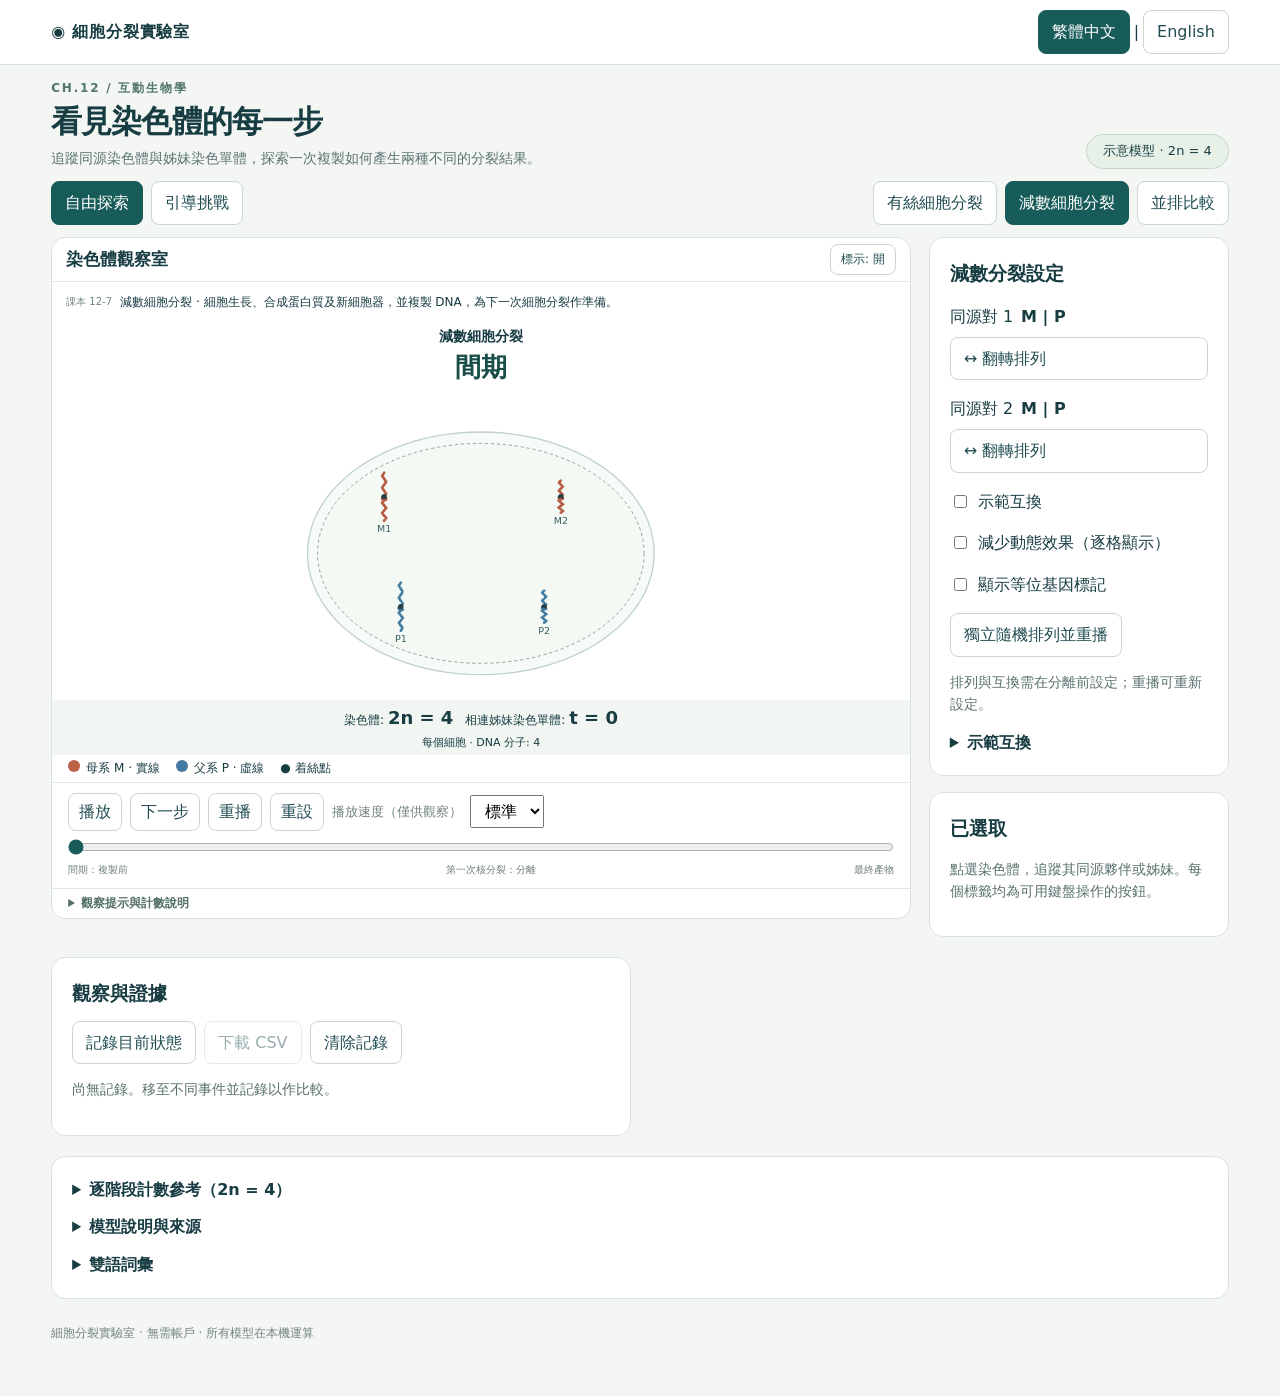
<file: index.html>
<!doctype html><html lang="zh-Hant"><head><meta charset="utf-8"><meta name="viewport" content="width=device-width,initial-scale=1"><meta name="theme-color" content="#123e44"><title>Cell Division Lab</title><link rel="stylesheet" href="style.css"></head><body><header><a class="brand" href="#">◉ <span id="brand"></span></a><div class="language" aria-label="Language"><button id="zh" lang="zh-Hant">繁體中文</button><span>|</span><button id="en" lang="en">English</button></div></header><main id="app"></main><script type="module" src="app.mjs"></script></body></html>
</file>
<file: style.css>
:root{font-family:Inter,"Noto Sans TC",system-ui,sans-serif;color:#173c42;background:#f3f6f3;line-height:1.6}*{box-sizing:border-box}body{margin:0}header{display:flex;justify-content:space-between;align-items:center;padding:18px 4%;background:#fff;border-bottom:1px solid #d7e1dd;gap:12px}.brand{font-weight:750;color:#173c42;text-decoration:none;letter-spacing:.05em}.language{display:flex;align-items:center;white-space:nowrap;gap:4px}button,select,textarea{font:inherit}button{border:1px solid #c8d7d3;background:#fff;color:#214d51;border-radius:8px;padding:8px 13px;cursor:pointer}button:hover{background:#e6f0ea}button.active,button.primary{background:#185c59;color:white;border-color:#185c59}button:disabled{opacity:.45;cursor:default}:focus-visible{outline:3px solid #d48a37;outline-offset:3px}main{max-width:1440px;margin:auto;padding:28px 4%}h1{font-size:clamp(26px,3vw,40px);line-height:1.25;margin:8px 0 12px;letter-spacing:-.03em}h2{font-size:19px;margin:0 0 12px}h3{font-size:16px}.eyebrow{font-size:12px;letter-spacing:.15em;color:#52766c;font-weight:bold}.intro{display:flex;justify-content:space-between;align-items:end;gap:25px;margin-bottom:22px}.intro p{max-width:790px;color:#5c7474;margin:0}.pill{border:1px solid #c6d8cc;background:#e8f1e8;border-radius:24px;padding:6px 16px;white-space:nowrap;font-size:13px}.toolbar{display:flex;flex-wrap:wrap;gap:8px;margin-bottom:20px}.layout{display:grid;grid-template-columns:minmax(0,1fr) 300px;gap:18px}.card{background:#fff;border:1px solid #d9e3de;border-radius:14px;overflow:hidden}.cardhead{padding:17px 22px;display:flex;justify-content:space-between;align-items:center;border-bottom:1px solid #e5ece8;gap:10px}.cardhead h2{margin:0}.stage{padding:14px 20px 0;display:flex;gap:8px;align-items:baseline}.stage small{color:#708784}.modelgrid{display:grid;grid-template-columns:1fr}.modelgrid.compare{grid-template-columns:1fr 1fr}.model{min-width:0}.model h3{text-align:center;margin:10px 0 0}.model svg{width:100%;display:block;min-height:260px;max-height:420px}.cell{fill:#f6faf8;stroke:#bfd3cc;stroke-width:2}.chromosome{cursor:pointer;outline:none}.chromosome.selected{filter:drop-shadow(0 0 5px #d7a23c)}.chromosome.related{filter:drop-shadow(0 0 3px #598b9d)}.chromosome:hover{opacity:.7}.svgtext{font-size:12px;fill:#375f62}.count{display:flex;justify-content:center;gap:14px;flex-wrap:wrap;padding:8px 10px;font-size:13px;background:#f1f6f2}.count strong{font-size:21px}.transport{padding:18px 22px;border-top:1px solid #e3ebe6}.row{display:flex;gap:8px;align-items:center;flex-wrap:wrap}input[type=range]{accent-color:#185c59;width:100%;margin:16px 0 8px}.events{display:flex;justify-content:space-between;font-size:11px;color:#6c807e;gap:8px}.sidebar{display:grid;align-content:start;gap:16px}.panel{padding:20px}.panel p{font-size:14px;color:#58716e}.control{margin:16px 0}.control label{display:flex;gap:8px;align-items:center}.control button{margin-top:7px;width:100%;text-align:left}.legend{font-size:13px;display:flex;flex-wrap:wrap;gap:16px;padding:12px 22px}.dot{display:inline-block;width:12px;height:12px;border-radius:50%;background:#bb6148;margin-right:6px}.dot.p{background:#447aa0}.notice{padding:12px 18px;background:#edf3ee;border-left:3px solid #8bab91;font-size:13px}.below{margin-top:20px;display:grid;grid-template-columns:1fr 1fr;gap:18px}details summary{cursor:pointer;font-weight:600}details p{font-size:14px}table{border-collapse:collapse;width:100%;font-size:13px}th,td{padding:9px;border-bottom:1px solid #e0e8e3;text-align:left;vertical-align:top}.scroll{overflow-x:auto}textarea{width:100%;min-height:100px;padding:10px;border:1px solid #bdcfc7;border-radius:8px}.feedback{background:#edf4eb;padding:12px;margin-top:12px}.qoptions{display:flex;gap:8px;flex-wrap:wrap;margin:12px 0}.muted{color:#70827d;font-size:13px}.terms{display:grid;grid-template-columns:1fr 1fr;gap:5px 20px;font-size:13px}footer{padding:25px 0;font-size:12px;color:#73847f}@media(max-width:950px){.layout{grid-template-columns:1fr}.sidebar{grid-template-columns:1fr 1fr}.below{grid-template-columns:1fr}.intro{display:block}.pill{display:inline-block;margin-top:14px}}@media(max-width:580px){header{padding:12px 4%}.brand{font-size:12px}.language button{padding:6px;font-size:12px}.sidebar{grid-template-columns:1fr}.modelgrid.compare{grid-template-columns:1fr}.cardhead{padding:14px;flex-wrap:wrap}.transport{padding:14px}.terms{grid-template-columns:1fr}}@media(prefers-reduced-motion:reduce){*{scroll-behavior:auto!important;transition:none!important}}
/* The SVG viewport stays fixed while its keyed chromosomes move each frame. */
.model svg{aspect-ratio:600/440;min-height:0;max-height:none;touch-action:pan-y}
.segments{pointer-events:none}.origin-label{font-size:11px}.allele-proximal,.allele-distal{font-size:10px}
.checkpoint-label{flex-basis:100%;text-align:center;font-size:11px;color:#627e73}.count{min-height:64px;align-content:center}
.stage{min-height:72px;align-items:center}.chromosome{stroke-linejoin:round}
@media(max-width:580px){.stage{min-height:82px}.origin-label{font-size:12px}}
/* Compact observatory: leave room for playback and the scrubber below it. */
header{padding-top:10px;padding-bottom:10px}main{padding-top:14px}
h1{font-size:clamp(25px,2.4vw,32px);margin:4px 0 8px}.intro{margin-bottom:12px}.intro p{font-size:14px;line-height:1.5}.toolbar{margin-bottom:12px}
.cardhead{padding:10px 16px}.stage{min-height:34px;padding:6px 16px;font-size:12px;line-height:1.4}
.model h3{margin:3px 0;font-size:14px}.scene-window{position:relative}
.model svg{height:clamp(180px,calc(100dvh - 568px),290px);aspect-ratio:auto}
.phase-label{position:absolute;top:4px;left:10px;max-width:calc(100% - 20px);padding:3px 10px;border:1px solid #bbd4c9;border-radius:20px;background:#edf6ef;color:#184d48;font-size:13px;font-weight:750;pointer-events:none}
.nuclear-envelope{fill:#f1f6ed;fill-opacity:.45;stroke:#94aca4;stroke-width:1.5;stroke-dasharray:5 4}
.count{min-height:48px;padding:5px 8px;gap:4px 12px;font-size:12px}.count strong{font-size:18px}.legend{padding:6px 16px;font-size:12px}
.transport{padding:10px 16px}.transport button,.transport select{padding:5px 10px}.transport input[type=range]{margin:8px 0 4px}.events{font-size:10px}
.observation-note{border-top:1px solid #e0e8e3;font-size:12px}.observation-note summary{padding:5px 16px;color:#526f66}.observation-note .notice{padding:8px 16px}
@media(min-width:951px) and (max-height:850px){.intro p{display:none}.intro .pill{font-size:12px}.eyebrow{font-size:11px}.intro{align-items:center}}
@media(max-width:950px){.model svg{height:210px}.intro p{display:none}.intro .pill{margin-top:6px}.phase-label{font-size:12px}}
@media(max-width:580px){.model svg{height:200px}.stage{min-height:38px}.phase-label{font-size:12px}.transport .muted{font-size:11px}}
.origin-label{font-size:var(--annotation-size,12px)}.allele-proximal,.allele-distal{font-size:var(--allele-size,11px)}

.layout{align-items:start}
.count-scope{font-size:11px}.pole-count{flex-basis:100%;text-align:center;font-size:11px;color:#41665d}
.phase-label{left:50%;top:2px;transform:translateX(-50%);max-width:95%;padding:0 6px;border:0;border-radius:0;background:transparent;text-align:center;white-space:nowrap;font-size:clamp(20px,2vw,28px);line-height:1.2;font-weight:800}
.stage{min-height:48px}.stage b{font-weight:500}.model svg{height:clamp(180px,calc(100dvh - 588px),280px)}
.count-scope{flex-basis:100%;text-align:center}
@media(max-width:950px){.model svg{height:220px}.phase-label{font-size:24px}}
@media(min-width:951px) and (max-height:850px){header{padding-top:6px;padding-bottom:6px}main{padding-top:10px}.intro .eyebrow{display:none}.intro h1{font-size:28px;margin:0;line-height:1.25}.intro{margin-bottom:8px}.toolbar{margin-bottom:8px}}
/* Larger model without pushing playback below a laptop viewport. */
.model svg{height:clamp(220px,calc(100dvh - 538px),350px)}
.cardhead{padding:6px 14px}.cardhead h2{font-size:17px}.cardhead button{font-size:12px;padding:5px 10px}
.stage{min-height:40px;padding:5px 14px}.sync-caption{padding:0 14px;font-size:10px;line-height:1.4;color:#70827d}
.count{line-height:1.4}.legend{padding-top:4px;padding-bottom:4px}
@media(min-width:951px) and (max-height:850px){.intro{margin-bottom:6px}.toolbar{margin-bottom:6px}}
@media(max-width:950px){.model svg{height:270px}}
.equator-line{stroke:#839e95;stroke-width:1.5;stroke-dasharray:5 5;fill:none}.equator-label{font-size:var(--allele-size,12px);fill:#527068}.exchange-legend{color:#41665d;font-size:11px}
</file>
